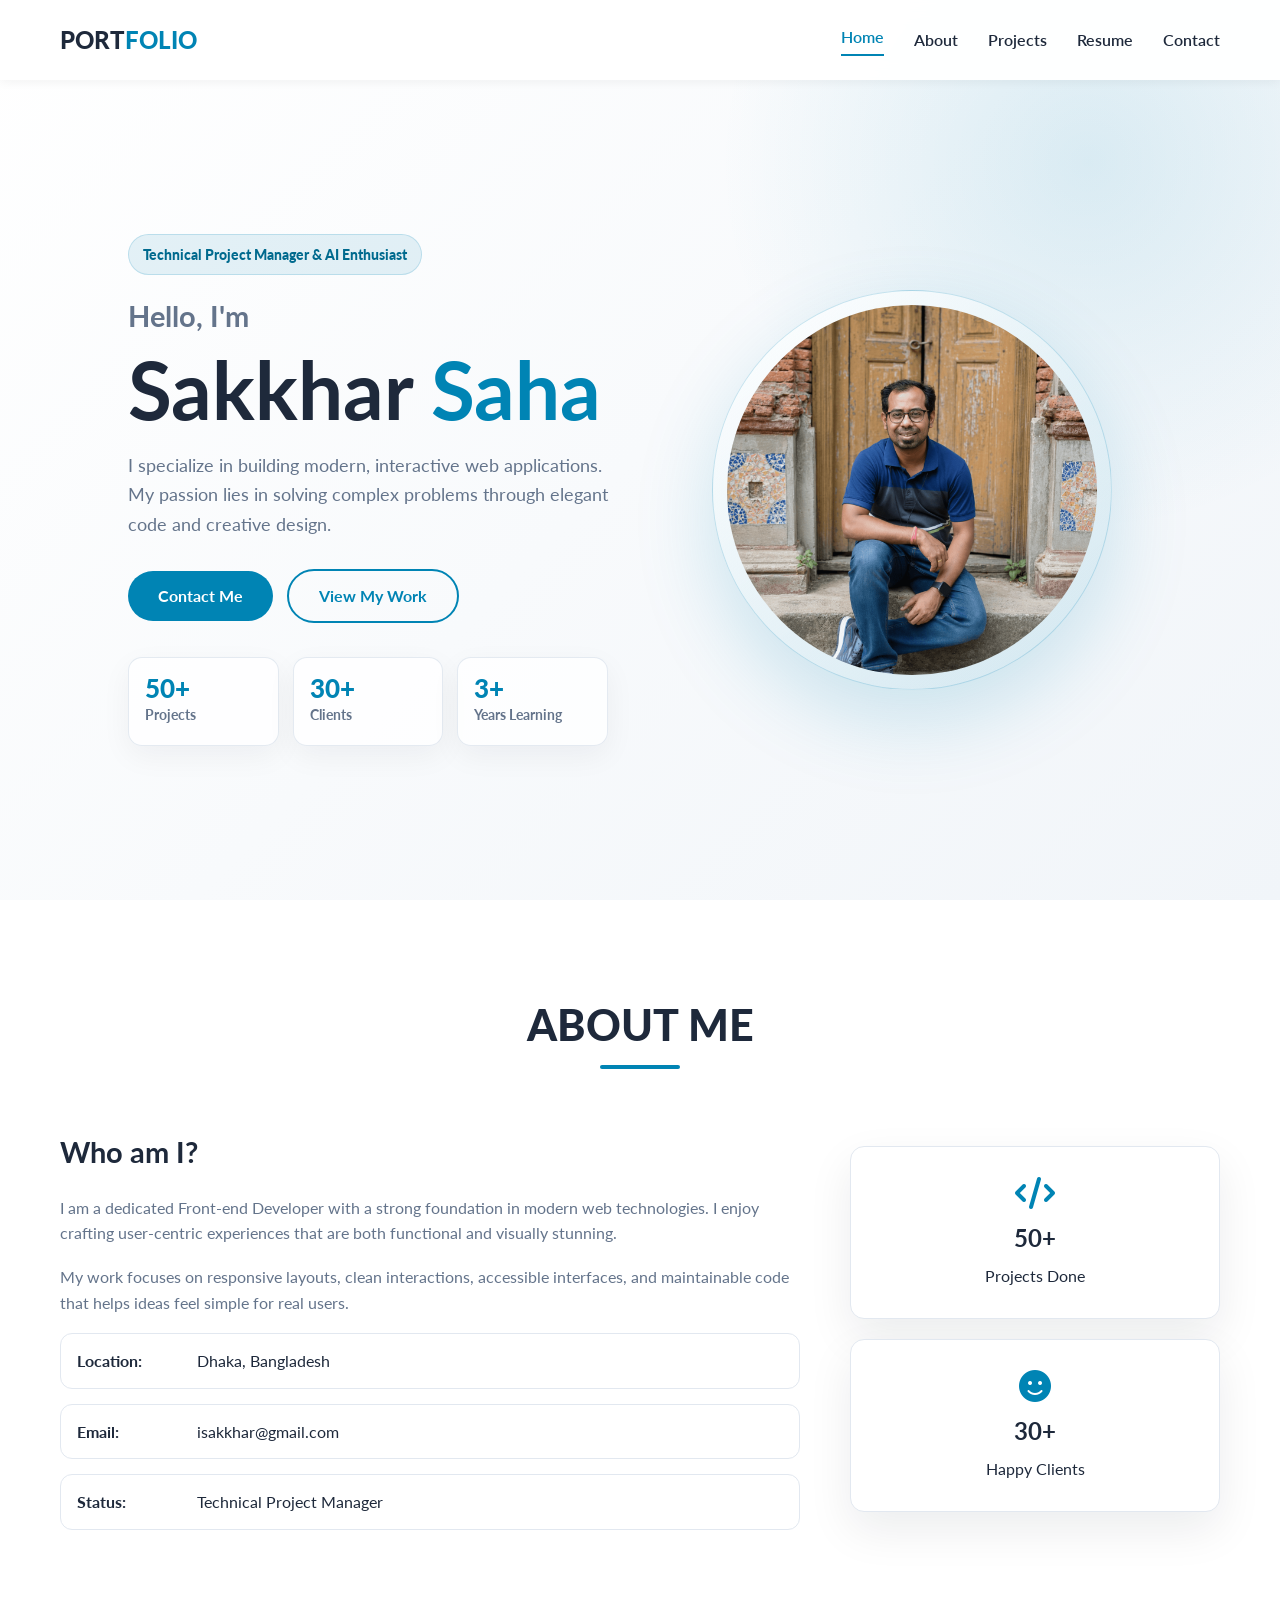
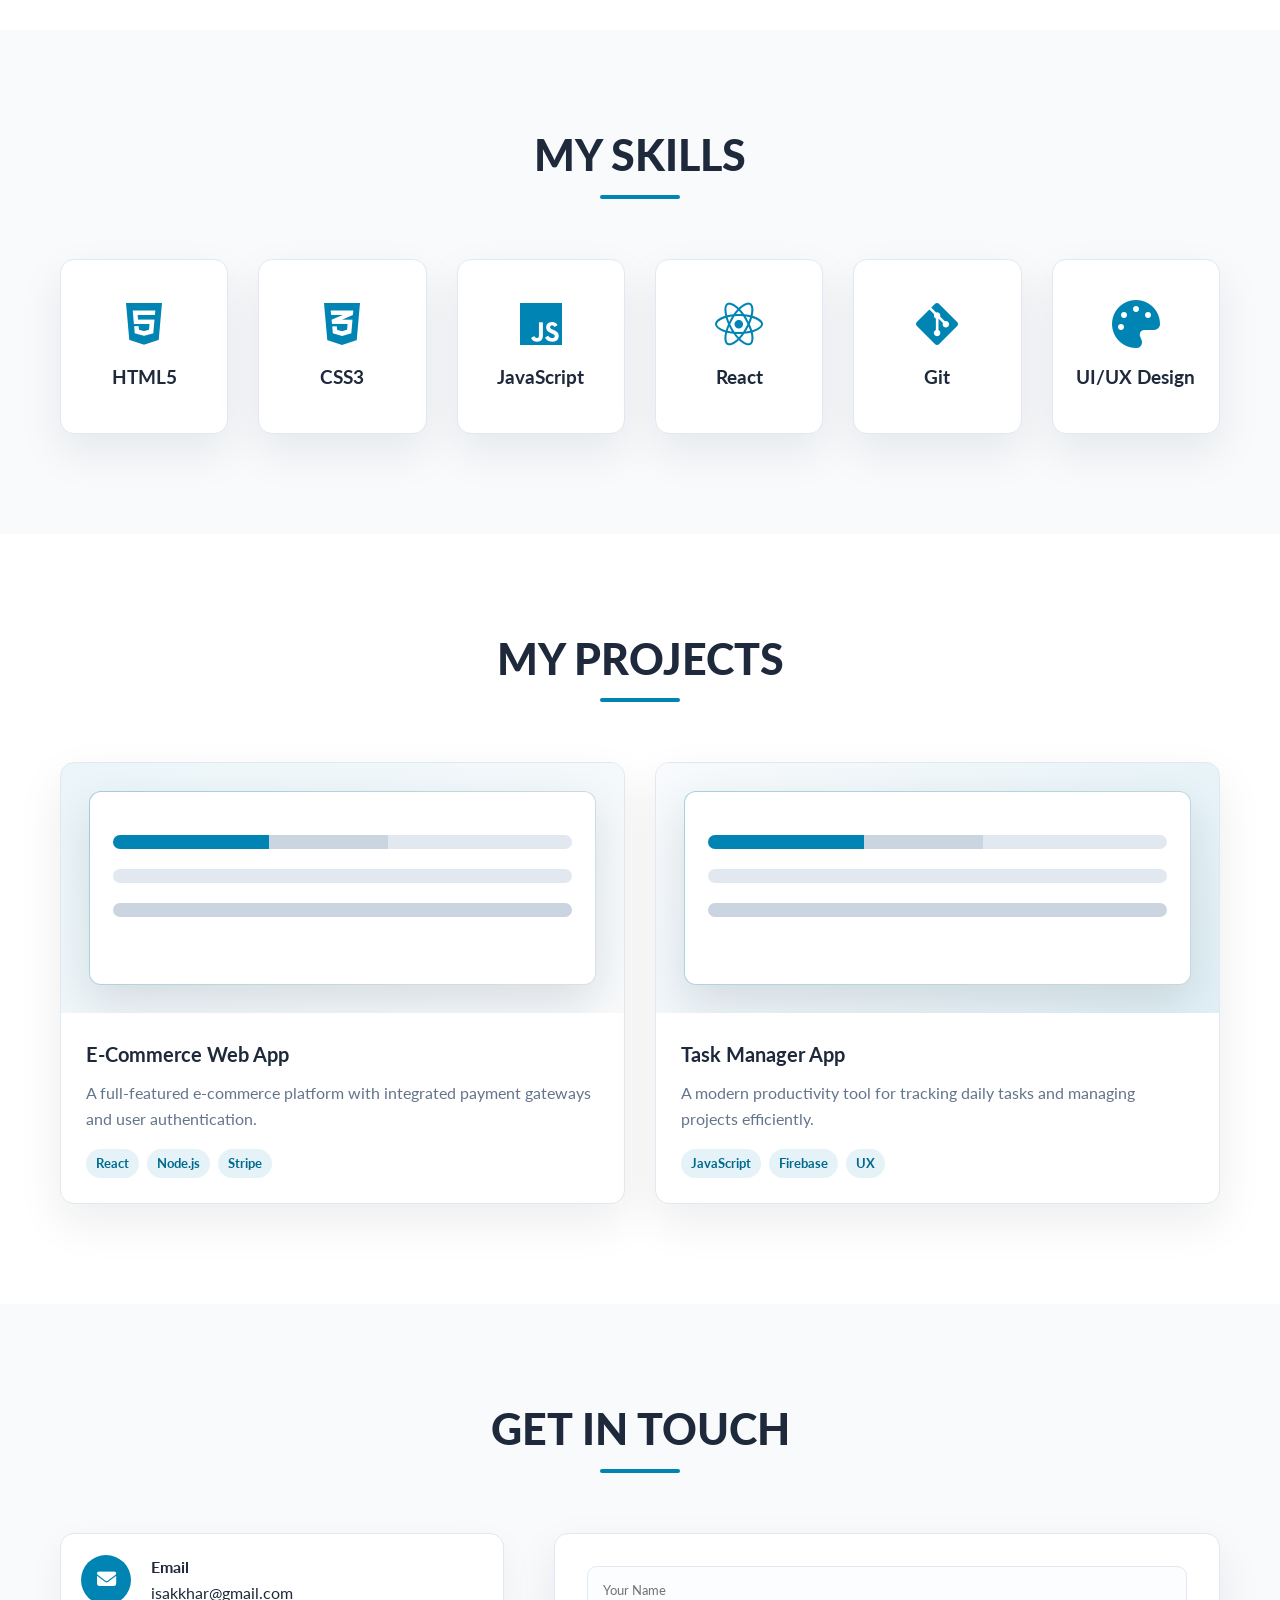
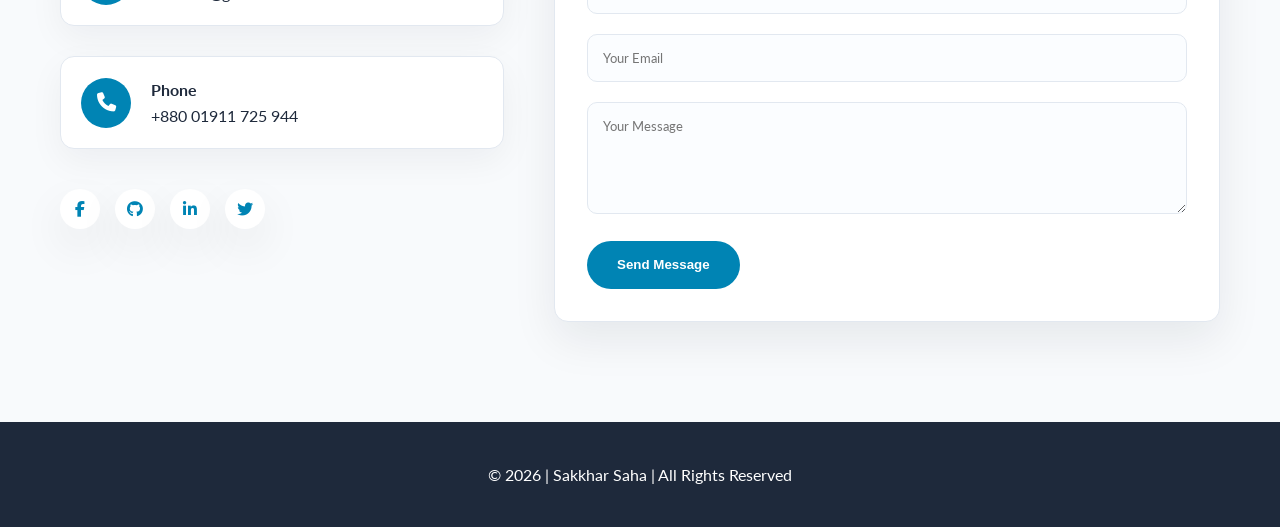
<file: index.html>
<!DOCTYPE html>
<html lang="en">
<head>
    <meta charset="UTF-8">
    <meta name="viewport" content="width=device-width, initial-scale=1.0">
    <title>Personal Portfolio | Creative Developer</title>
    <meta name="description" content="Welcome to my personal portfolio. Explore my skills, projects, and professional background.">
    
    <!-- Link to Google Fonts (Lato) -->
    <link rel="preconnect" href="https://fonts.googleapis.com">
    <link rel="preconnect" href="https://fonts.gstatic.com" crossorigin>
    <link href="https://fonts.googleapis.com/css2?family=Lato:wght@300;400;700;900&display=swap" rel="stylesheet">
    
    <!-- Font Awesome for Icons -->
    <link rel="stylesheet" href="https://cdnjs.cloudflare.com/ajax/libs/font-awesome/6.4.0/css/all.min.css">
    
    <!-- Custom Style -->
    <link rel="stylesheet" href="style.css">
</head>
<body>

    <!-- Header / Navbar -->
    <header id="header"></header>

    <!-- Hero Section -->
    <section id="home" class="hero">
        <div class="container hero-content">
            <div class="hero-text">
                <span class="eyebrow animate-up">Technical Project Manager & AI Enthusiast</span>
                <h2 class="animate-up">Hello, I'm</h2>
                <h1 class="animate-up delay-1">Sakkhar <span class="highlight">Saha</span></h1>
                <p class="animate-up delay-2">I specialize in building modern, interactive web applications. My passion lies in solving complex problems through elegant code and creative design.</p>
                <div class="hero-btns animate-up delay-3">
                    <a href="#contact" class="btn primary-btn">Contact Me</a>
                    <a href="#projects" class="btn secondary-btn">View My Work</a>
                </div>
                <div class="hero-metrics animate-up delay-3" aria-label="Portfolio highlights">
                    <div>
                        <strong>50+</strong>
                        <span>Projects</span>
                    </div>
                    <div>
                        <strong>30+</strong>
                        <span>Clients</span>
                    </div>
                    <div>
                        <strong>3+</strong>
                        <span>Years Learning</span>
                    </div>
                </div>
            </div>
            <div class="hero-image animate-fade-in">
                <div class="image-wrapper">
                    <img id="avatar" src="assets/sakkhar.png" alt="Profile Image">
                </div>
            </div>
        </div>
    </section>

    <!-- About Section -->
    <section id="about" class="about section-padding">
        <div class="container">
            <div class="section-title">
                <h2>About Me</h2>
                <div class="underline"></div>
            </div>
            <div class="about-grid">
                <div class="about-info">
                    <h3>Who am I?</h3>
                    <p>I am a dedicated Front-end Developer with a strong foundation in modern web technologies. I enjoy crafting user-centric experiences that are both functional and visually stunning.</p>
                    <p>My work focuses on responsive layouts, clean interactions, accessible interfaces, and maintainable code that helps ideas feel simple for real users.</p>
                    <div class="personal-details">
                        <div class="detail-item">
                            <span class="label">Location:</span>
                            <span class="value">Dhaka, Bangladesh</span>
                        </div>
                        <div class="detail-item">
                            <span class="label">Email:</span>
                            <span class="value">isakkhar@gmail.com</span>
                        </div>
                        <div class="detail-item">
                            <span class="label">Status:</span>
                            <span class="value">Technical Project Manager</span>
                        </div>
                    </div>
                </div>
                <div class="about-stats">
                    <div class="stat-card">
                        <i class="fas fa-code"></i>
                        <h4>50+</h4>
                        <p>Projects Done</p>
                    </div>
                    <div class="stat-card">
                        <i class="fas fa-smile"></i>
                        <h4>30+</h4>
                        <p>Happy Clients</p>
                    </div>
                </div>
            </div>
        </div>
    </section>

    <!-- Skills Section -->
    <section id="skills" class="skills section-padding secondary-bg">
        <div class="container">
            <div class="section-title">
                <h2>My Skills</h2>
                <div class="underline"></div>
            </div>
            <div class="skills-grid">
                <div class="skill-card">
                    <i class="fab fa-html5"></i>
                    <h3>HTML5</h3>
                </div>
                <div class="skill-card">
                    <i class="fab fa-css3-alt"></i>
                    <h3>CSS3</h3>
                </div>
                <div class="skill-card">
                    <i class="fab fa-js"></i>
                    <h3>JavaScript</h3>
                </div>
                <div class="skill-card">
                    <i class="fab fa-react"></i>
                    <h3>React</h3>
                </div>
                <div class="skill-card">
                    <i class="fab fa-git-alt"></i>
                    <h3>Git</h3>
                </div>
                <div class="skill-card">
                    <i class="fas fa-palette"></i>
                    <h3>UI/UX Design</h3>
                </div>
            </div>
        </div>
    </section>

    <!-- Projects Section -->
    <section id="projects" class="projects section-padding">
        <div class="container">
            <div class="section-title">
                <h2>My Projects</h2>
                <div class="underline"></div>
            </div>
            <div class="projects-grid">
                <!-- Project 1 -->
                <div class="project-card">
                    <div class="project-img project-commerce">
                        <div class="overlay">
                            <a href="#"><i class="fas fa-link"></i></a>
                        </div>
                    </div>
                    <div class="project-info">
                        <h3>E-Commerce Web App</h3>
                        <p>A full-featured e-commerce platform with integrated payment gateways and user authentication.</p>
                        <div class="tags">
                            <span>React</span>
                            <span>Node.js</span>
                            <span>Stripe</span>
                        </div>
                    </div>
                </div>
                <!-- Project 2 -->
                <div class="project-card">
                    <div class="project-img project-task">
                        <div class="overlay">
                            <a href="#"><i class="fas fa-link"></i></a>
                        </div>
                    </div>
                    <div class="project-info">
                        <h3>Task Manager App</h3>
                        <p>A modern productivity tool for tracking daily tasks and managing projects efficiently.</p>
                        <div class="tags">
                            <span>JavaScript</span>
                            <span>Firebase</span>
                            <span>UX</span>
                        </div>
                    </div>
                </div>
            </div>
        </div>
    </section>

    <!-- Contact Section -->
    <section id="contact" class="contact section-padding secondary-bg">
        <div class="container">
            <div class="section-title">
                <h2>Get In Touch</h2>
                <div class="underline"></div>
            </div>
            <div class="contact-content">
                <div class="contact-info">
                    <div class="contact-item">
                        <i class="fas fa-envelope"></i>
                        <div>
                            <h4>Email</h4>
                            <p>isakkhar@gmail.com</p>
                        </div>
                    </div>
                    <div class="contact-item">
                        <i class="fas fa-phone"></i>
                        <div>
                            <h4>Phone</h4>
                            <p>+880 01911 725 944</p>
                        </div>
                    </div>
                    <div class="social-links">
                        <a href="https://www.facebook.com/isakkhar" target="_blank"><i class="fab fa-facebook-f"></i></a>
                        <a href="https://github.com/isakkhar/" target="_blank"><i class="fab fa-github"></i></a>
                        <a href="https://www.linkedin.com/in/isakkhar" target="_blank"><i class="fab fa-linkedin-in"></i></a>
                        <a href="https://twitter.com/isakkhar" target="_blank"><i class="fab fa-twitter"></i></a>
                    </div>
                </div>
                <form class="contact-form">
                    <div class="form-group">
                        <input type="text" placeholder="Your Name" aria-label="Your Name" required>
                    </div>
                    <div class="form-group">
                        <input type="email" placeholder="Your Email" aria-label="Your Email" required>
                    </div>
                    <div class="form-group">
                        <textarea rows="5" placeholder="Your Message" aria-label="Your Message" required></textarea>
                    </div>
                    <button type="submit" class="btn primary-btn">Send Message</button>
                </form>
            </div>
        </div>
    </section>

    <!-- Footer -->
    <footer id="footer"></footer>

    <script src="components.js"></script>
    <script src="script.js"></script>
</body>
</html>
</file>
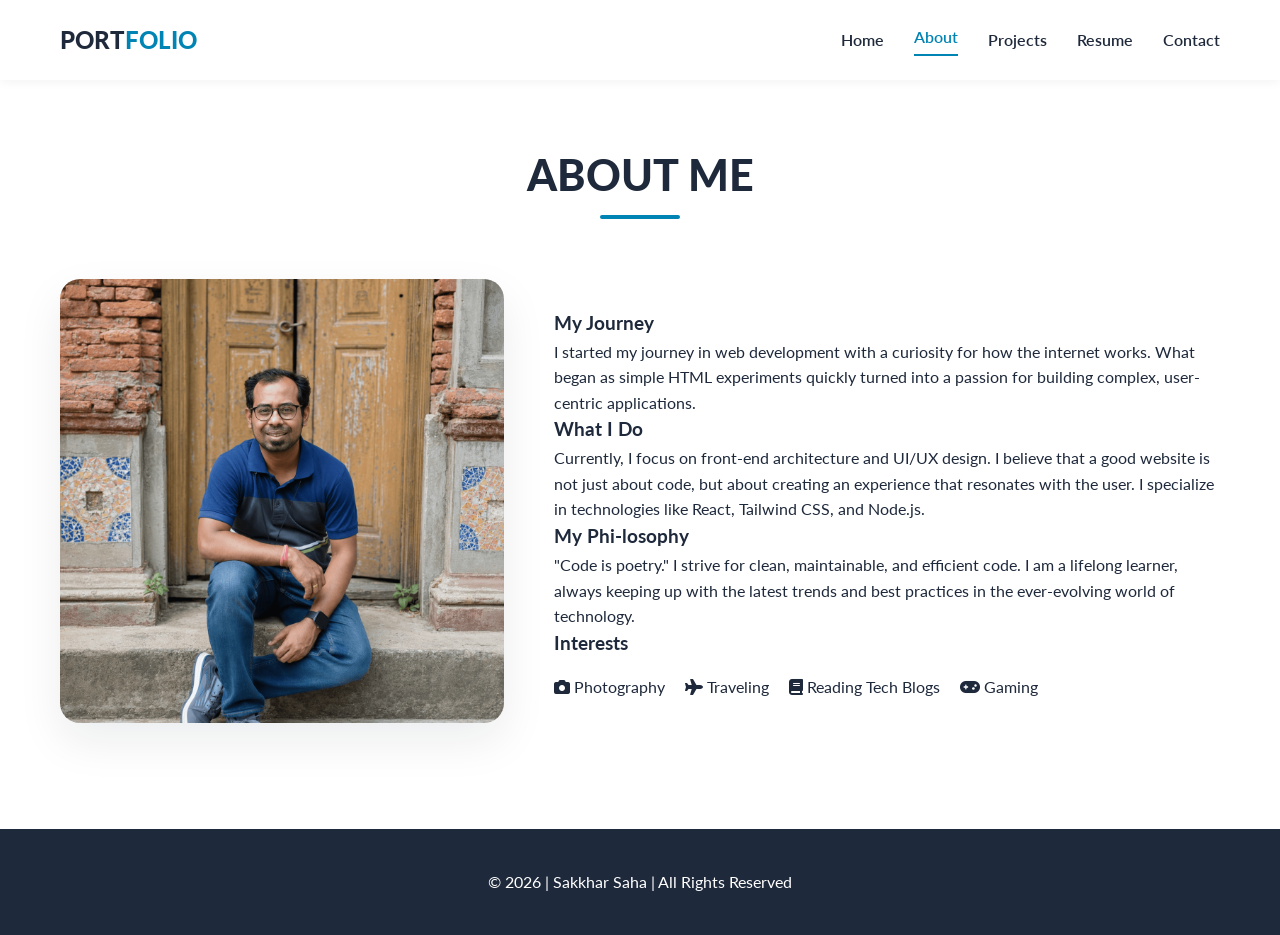
<file: about.html>
<!DOCTYPE html>
<html lang="en">
<head>
    <meta charset="UTF-8">
    <meta name="viewport" content="width=device-width, initial-scale=1.0">
    <title>About Me | Personal Portfolio</title>
    <!-- Link to Google Fonts (Lato) -->
    <link rel="preconnect" href="https://fonts.googleapis.com">
    <link rel="preconnect" href="https://fonts.gstatic.com" crossorigin>
    <link href="https://fonts.googleapis.com/css2?family=Lato:wght@300;400;700;900&display=swap" rel="stylesheet">
    <!-- Font Awesome for Icons -->
    <link rel="stylesheet" href="https://cdnjs.cloudflare.com/ajax/libs/font-awesome/6.4.0/css/all.min.css">
    <!-- Custom Style -->
    <link rel="stylesheet" href="style.css">
</head>
<body>

    <header id="header"></header>

    <section class="about-page section-padding">
        <div class="container">
            <div class="section-title">
                <h2>About Me</h2>
                <div class="underline"></div>
            </div>
            
            <div class="about-extended">
                <div class="about-image animate-fade-in">
                    <img src="assets/sakkhar.png" alt="Profile Image" style="width: 100%; border-radius: 20px; box-shadow: var(--shadow);">
                </div>
                <div class="about-text-content">
                    <h3 class="animate-up">My Journey</h3>
                    <p class="animate-up delay-1">I started my journey in web development with a curiosity for how the internet works. What began as simple HTML experiments quickly turned into a passion for building complex, user-centric applications.</p>
                    
                    <h3 class="animate-up delay-1">What I Do</h3>
                    <p class="animate-up delay-2">Currently, I focus on front-end architecture and UI/UX design. I believe that a good website is not just about code, but about creating an experience that resonates with the user. I specialize in technologies like React, Tailwind CSS, and Node.js.</p>
                    
                    <h3 class="animate-up delay-2">My Phi-losophy</h3>
                    <p class="animate-up delay-3">"Code is poetry." I strive for clean, maintainable, and efficient code. I am a lifelong learner, always keeping up with the latest trends and best practices in the ever-evolving world of technology.</p>
                    
                    <div class="interests animate-up delay-3">
                        <h3>Interests</h3>
                        <ul style="list-style: none; display: flex; gap: 20px; margin-top: 15px;">
                            <li><i class="fas fa-camera"></i> Photography</li>
                            <li><i class="fas fa-plane"></i> Traveling</li>
                            <li><i class="fas fa-book"></i> Reading Tech Blogs</li>
                            <li><i class="fas fa-gamepad"></i> Gaming</li>
                        </ul>
                    </div>
                </div>
            </div>
        </div>
    </section>

    <footer id="footer"></footer>

    <script src="components.js"></script>
    <script src="script.js"></script>
</body>
</html>
</file>
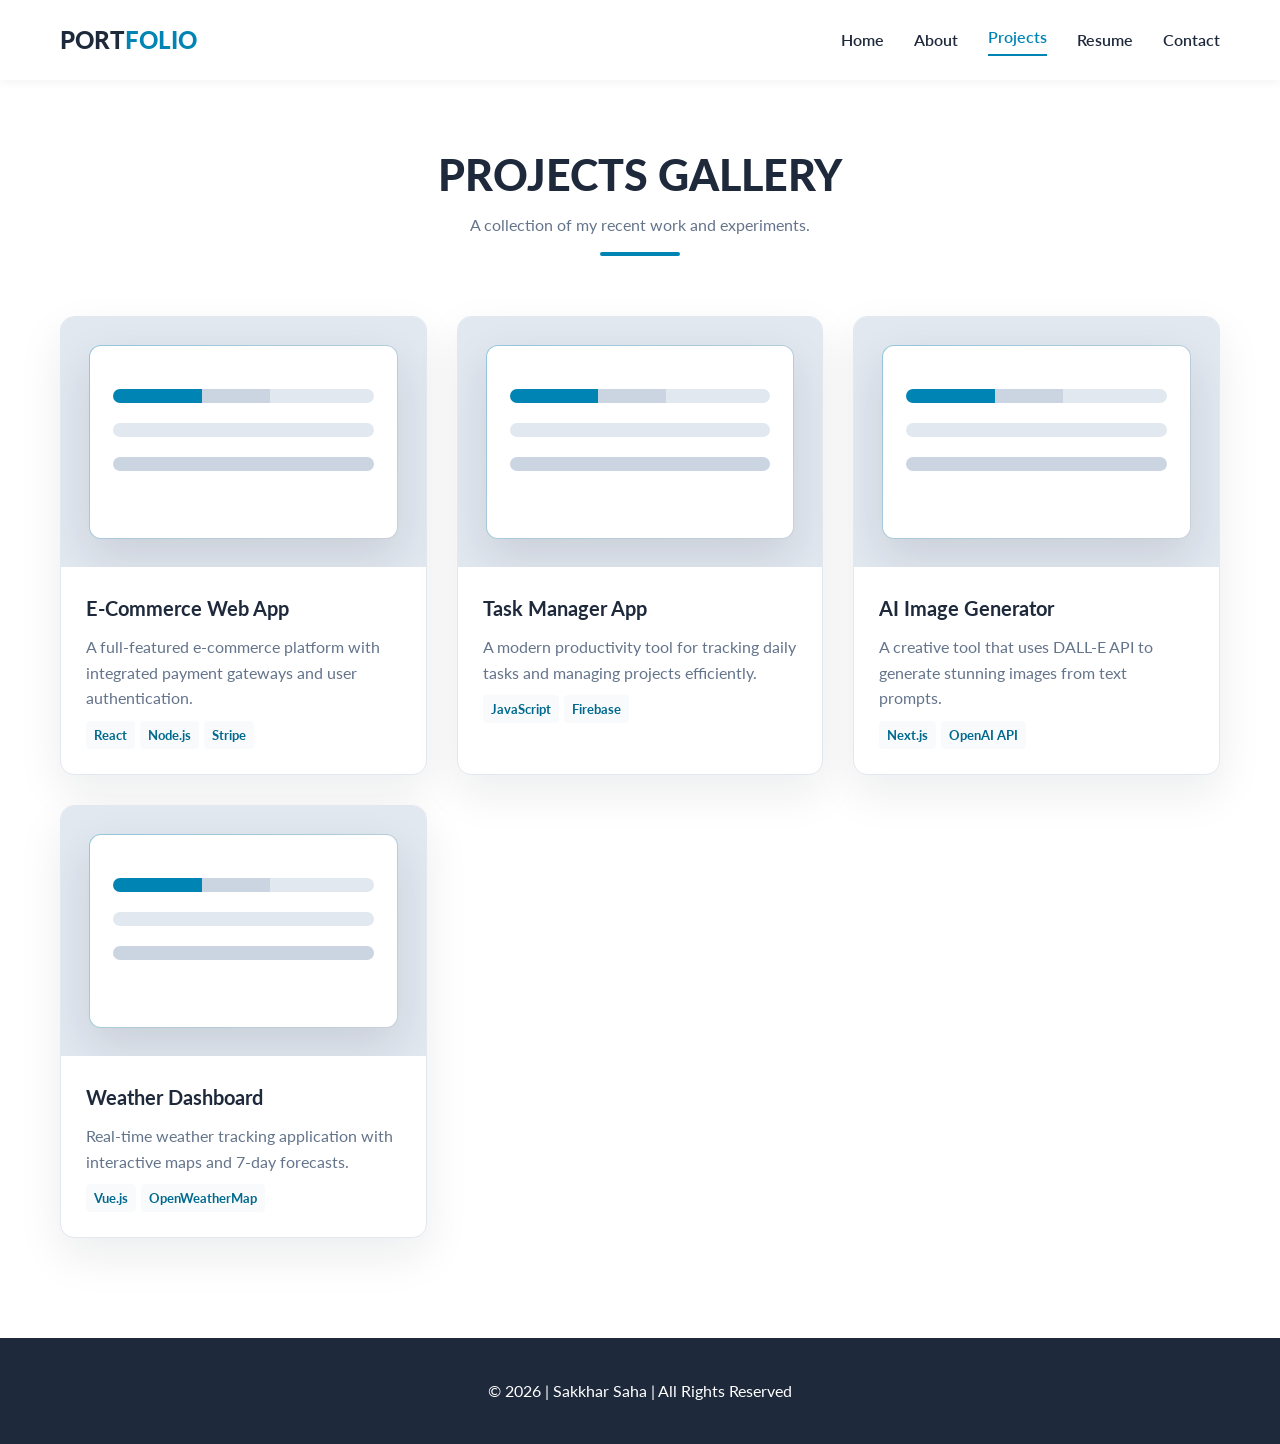
<file: projects.html>
<!DOCTYPE html>
<html lang="en">
<head>
    <meta charset="UTF-8">
    <meta name="viewport" content="width=device-width, initial-scale=1.0">
    <title>My Projects | Portfolio</title>
    <!-- Link to Google Fonts (Lato) -->
    <link rel="preconnect" href="https://fonts.googleapis.com">
    <link rel="preconnect" href="https://fonts.gstatic.com" crossorigin>
    <link href="https://fonts.googleapis.com/css2?family=Lato:wght@300;400;700;900&display=swap" rel="stylesheet">
    <!-- Font Awesome for Icons -->
    <link rel="stylesheet" href="https://cdnjs.cloudflare.com/ajax/libs/font-awesome/6.4.0/css/all.min.css">
    <!-- Custom Style -->
    <link rel="stylesheet" href="style.css">
</head>
<body>

    <header id="header"></header>

    <section class="projects-page section-padding">
        <div class="container">
            <div class="section-title">
                <h2>Projects Gallery</h2>
                <p>A collection of my recent work and experiments.</p>
                <div class="underline"></div>
            </div>
            
            <div class="projects-grid">
                <!-- Project 1 -->
                <div class="project-card animate-up">
                    <div class="project-img">
                        <div class="overlay">
                            <a href="#"><i class="fas fa-link"></i></a>
                        </div>
                    </div>
                    <div class="project-info">
                        <h3>E-Commerce Web App</h3>
                        <p>A full-featured e-commerce platform with integrated payment gateways and user authentication.</p>
                        <div class="tags" style="margin-top: 10px; display: flex; gap: 5px; flex-wrap: wrap;">
                            <span style="background: var(--secondary-bg); padding: 2px 8px; border-radius: 4px; font-size: 0.8rem;">React</span>
                            <span style="background: var(--secondary-bg); padding: 2px 8px; border-radius: 4px; font-size: 0.8rem;">Node.js</span>
                            <span style="background: var(--secondary-bg); padding: 2px 8px; border-radius: 4px; font-size: 0.8rem;">Stripe</span>
                        </div>
                    </div>
                </div>
                <!-- Project 2 -->
                <div class="project-card animate-up delay-1">
                    <div class="project-img">
                        <div class="overlay">
                            <a href="#"><i class="fas fa-link"></i></a>
                        </div>
                    </div>
                    <div class="project-info">
                        <h3>Task Manager App</h3>
                        <p>A modern productivity tool for tracking daily tasks and managing projects efficiently.</p>
                        <div class="tags" style="margin-top: 10px; display: flex; gap: 5px; flex-wrap: wrap;">
                            <span style="background: var(--secondary-bg); padding: 2px 8px; border-radius: 4px; font-size: 0.8rem;">JavaScript</span>
                            <span style="background: var(--secondary-bg); padding: 2px 8px; border-radius: 4px; font-size: 0.8rem;">Firebase</span>
                        </div>
                    </div>
                </div>
                <!-- Project 3 -->
                <div class="project-card animate-up delay-2">
                    <div class="project-img">
                        <div class="overlay">
                            <a href="#"><i class="fas fa-link"></i></a>
                        </div>
                    </div>
                    <div class="project-info">
                        <h3>AI Image Generator</h3>
                        <p>A creative tool that uses DALL-E API to generate stunning images from text prompts.</p>
                        <div class="tags" style="margin-top: 10px; display: flex; gap: 5px; flex-wrap: wrap;">
                            <span style="background: var(--secondary-bg); padding: 2px 8px; border-radius: 4px; font-size: 0.8rem;">Next.js</span>
                            <span style="background: var(--secondary-bg); padding: 2px 8px; border-radius: 4px; font-size: 0.8rem;">OpenAI API</span>
                        </div>
                    </div>
                </div>
                <!-- Project 4 -->
                <div class="project-card animate-up delay-3">
                    <div class="project-img">
                        <div class="overlay">
                            <a href="#"><i class="fas fa-link"></i></a>
                        </div>
                    </div>
                    <div class="project-info">
                        <h3>Weather Dashboard</h3>
                        <p>Real-time weather tracking application with interactive maps and 7-day forecasts.</p>
                        <div class="tags" style="margin-top: 10px; display: flex; gap: 5px; flex-wrap: wrap;">
                            <span style="background: var(--secondary-bg); padding: 2px 8px; border-radius: 4px; font-size: 0.8rem;">Vue.js</span>
                            <span style="background: var(--secondary-bg); padding: 2px 8px; border-radius: 4px; font-size: 0.8rem;">OpenWeatherMap</span>
                        </div>
                    </div>
                </div>
            </div>
        </div>
    </section>

    <footer id="footer"></footer>

    <script src="components.js"></script>
    <script src="script.js"></script>
</body>
</html>
</file>
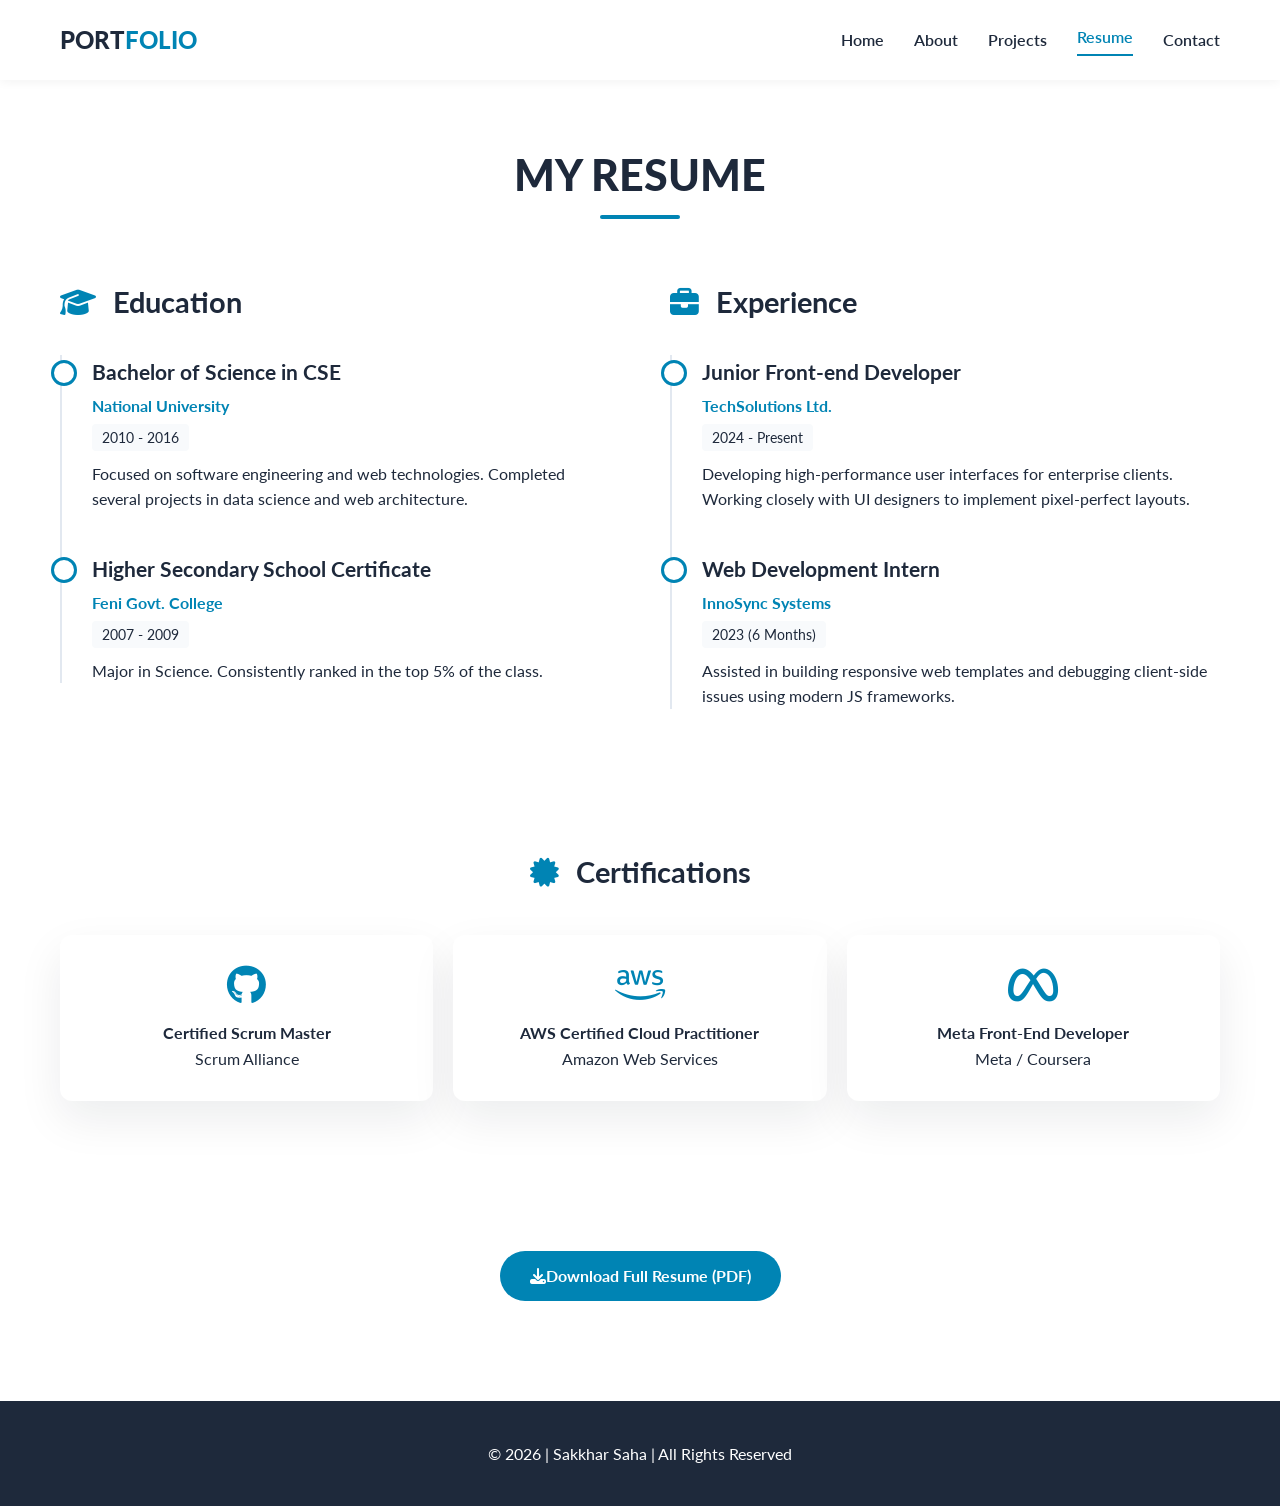
<file: resume.html>
<!DOCTYPE html>
<html lang="en">
<head>
    <meta charset="UTF-8">
    <meta name="viewport" content="width=device-width, initial-scale=1.0">
    <title>Resume | Portfolio</title>
    <!-- Link to Google Fonts (Lato) -->
    <link rel="preconnect" href="https://fonts.googleapis.com">
    <link rel="preconnect" href="https://fonts.gstatic.com" crossorigin>
    <link href="https://fonts.googleapis.com/css2?family=Lato:wght@300;400;700;900&display=swap" rel="stylesheet">
    <!-- Font Awesome for Icons -->
    <link rel="stylesheet" href="https://cdnjs.cloudflare.com/ajax/libs/font-awesome/6.4.0/css/all.min.css">
    <!-- Custom Style -->
    <link rel="stylesheet" href="style.css">
</head>
<body>

    <header id="header"></header>

    <section class="resume-page section-padding">
        <div class="container">
            <div class="section-title">
                <h2>My Resume</h2>
                <div class="underline"></div>
            </div>
            
            <div class="resume-grid">
                <!-- Education -->
                <div class="resume-column">
                    <h3 class="column-title"><i class="fas fa-graduation-cap"></i> Education</h3>
                    <div class="timeline">
                        <div class="timeline-item animate-up">
                            <h4>Bachelor of Science in CSE</h4>
                            <p class="university">National University</p>
                            <span class="period">2010 - 2016</span>
                            <p class="description">Focused on software engineering and web technologies. Completed several projects in data science and web architecture.</p>
                        </div>
                        <div class="timeline-item animate-up delay-1">
                            <h4>Higher Secondary School Certificate</h4>
                            <p class="university">Feni Govt. College</p>
                            <span class="period">2007 - 2009</span>
                            <p class="description">Major in Science. Consistently ranked in the top 5% of the class.</p>
                        </div>
                    </div>
                </div>

                <!-- Experience -->
                <div class="resume-column">
                    <h3 class="column-title"><i class="fas fa-briefcase"></i> Experience</h3>
                    <div class="timeline">
                        <div class="timeline-item animate-up delay-2">
                            <h4>Junior Front-end Developer</h4>
                            <p class="university">TechSolutions Ltd.</p>
                            <span class="period">2024 - Present</span>
                            <p class="description">Developing high-performance user interfaces for enterprise clients. Working closely with UI designers to implement pixel-perfect layouts.</p>
                        </div>
                        <div class="timeline-item animate-up delay-3">
                            <h4>Web Development Intern</h4>
                            <p class="university">InnoSync Systems</p>
                            <span class="period">2023 (6 Months)</span>
                            <p class="description">Assisted in building responsive web templates and debugging client-side issues using modern JS frameworks.</p>
                        </div>
                    </div>
                </div>
            </div>

            <!-- Certifications -->
            <div class="certifications section-padding">
                <h3 class="column-title" style="text-align: center; margin-bottom: 40px;"><i class="fas fa-certificate"></i> Certifications</h3>
                <div class="cert-grid">
                    <div class="cert-card animate-up">
                        <i class="fab fa-github"></i>
                        <h4>Certified Scrum Master</h4>
                        <p>Scrum Alliance</p>
                    </div>
                    <div class="cert-card animate-up delay-1">
                        <i class="fab fa-aws"></i>
                        <h4>AWS Certified Cloud Practitioner</h4>
                        <p>Amazon Web Services</p>
                    </div>
                    <div class="cert-card animate-up delay-2">
                        <i class="fab fa-meta"></i>
                        <h4>Meta Front-End Developer</h4>
                        <p>Meta / Coursera</p>
                    </div>
                </div>
            </div>
            
            <div style="text-align: center; margin-top: 50px;">
                <a href="#" class="btn primary-btn"><i class="fas fa-download"></i> Download Full Resume (PDF)</a>
            </div>
        </div>
    </section>

    <footer id="footer"></footer>

    <script src="components.js"></script>
    <script src="script.js"></script>
</body>
</html>
</file>
<file: style.css>
:root {
    --primary-color: #0084B4;
    --primary-hover: #006a8e;
    --primary-soft: rgba(0, 132, 180, 0.1);
    --secondary-bg: #f8fafc;
    --text-dark: #1e293b;
    --text-muted: #64748b;
    --white: #ffffff;
    --border-color: #e2e8f0;
    --shadow: 0 18px 45px rgba(15, 23, 42, 0.08);
    --shadow-hover: 0 24px 60px rgba(15, 23, 42, 0.12);
    --radius: 14px;
    --font-main: 'Lato', sans-serif;
}

* {
    margin: 0;
    padding: 0;
    box-sizing: border-box;
}

html {
    scroll-behavior: smooth;
}

body {
    font-family: var(--font-main);
    color: var(--text-dark);
    line-height: 1.6;
    overflow-x: hidden;
    background-color: var(--white);
}

body.menu-open {
    overflow: hidden;
}

a,
button,
input,
textarea {
    -webkit-tap-highlight-color: transparent;
}

a:focus-visible,
button:focus-visible,
input:focus-visible,
textarea:focus-visible {
    outline: 3px solid rgba(0, 132, 180, 0.25);
    outline-offset: 3px;
}

.container {
    max-width: 1200px;
    margin: 0 auto;
    padding: 0 20px;
}

/* Sections */
.section-padding {
    padding: 100px 0;
}

.about-page,
.projects-page,
.resume-page {
    padding-top: 150px;
}

.secondary-bg {
    background-color: var(--secondary-bg);
}

.section-title {
    text-align: center;
    margin-bottom: 60px;
}

.section-title h2 {
    font-size: clamp(2rem, 4vw, 2.7rem);
    font-weight: 900;
    text-transform: uppercase;
    letter-spacing: 0;
    line-height: 1.15;
}

.section-title p {
    max-width: 620px;
    margin: 12px auto 0;
    color: var(--text-muted);
}

.underline {
    width: 80px;
    height: 4px;
    background-color: var(--primary-color);
    margin: 15px auto 0;
    border-radius: 2px;
}

/* Buttons */
.btn {
    display: inline-flex;
    align-items: center;
    justify-content: center;
    padding: 12px 30px;
    border-radius: 50px;
    text-decoration: none;
    font-weight: 700;
    transition: all 0.3s ease;
    cursor: pointer;
    border: none;
    min-height: 48px;
}

.primary-btn {
    background-color: var(--primary-color);
    color: var(--white);
}

.primary-btn:hover {
    background-color: var(--primary-hover);
    transform: translateY(-3px);
    box-shadow: 0 5px 15px rgba(0, 132, 180, 0.4);
}

.secondary-btn {
    background-color: transparent;
    border: 2px solid var(--primary-color);
    color: var(--primary-color);
    margin-left: 15px;
}

.secondary-btn:hover {
    background-color: var(--primary-color);
    color: var(--white);
    transform: translateY(-3px);
}

/* Header */
header {
    width: 100%;
    height: 80px;
    position: fixed;
    top: 0;
    left: 0;
    z-index: 1000;
    background-color: rgba(255, 255, 255, 0.95);
    backdrop-filter: blur(10px);
    display: flex;
    align-items: center;
    box-shadow: 0 2px 10px rgba(0, 0, 0, 0.05);
    transition: height 0.3s ease, box-shadow 0.3s ease;
}

header.scrolled {
    height: 68px;
    box-shadow: 0 14px 35px rgba(15, 23, 42, 0.08);
}

nav {
    display: flex;
    justify-content: space-between;
    align-items: center;
    width: 100%;
}

.logo {
    font-size: 1.5rem;
    font-weight: 900;
    color: var(--text-dark);
    letter-spacing: 0;
}

.logo span {
    color: var(--primary-color);
}

.nav-links {
    display: flex;
    list-style: none;
    align-items: center;
}

.nav-links li {
    margin-left: 30px;
}

.nav-links a {
    text-decoration: none;
    color: var(--text-dark);
    font-weight: 600;
    transition: color 0.3s;
    position: relative;
    padding: 8px 0;
}

.nav-links a:hover,
.nav-links a.active-link {
    color: var(--primary-color);
}

.menu-btn {
    display: none;
    font-size: 1.5rem;
    cursor: pointer;
    width: 44px;
    height: 44px;
    border: 1px solid var(--border-color);
    border-radius: 50%;
    background-color: var(--white);
    color: var(--text-dark);
    align-items: center;
    justify-content: center;
}

/* Hero Section */
.hero {
    min-height: 100vh;
    display: flex;
    align-items: center;
    background:
        radial-gradient(circle at 85% 18%, rgba(0, 132, 180, 0.12), transparent 28%),
        linear-gradient(135deg, #ffffff 0%, #f1f5f9 100%);
    padding-top: 80px;
    position: relative;
    overflow: hidden;
}

.hero-content {
    display: flex;
    justify-content: space-between;
    align-items: center;
    gap: 64px;
}

.hero-text {
    flex: 1;
    max-width: 620px;
}

.eyebrow {
    display: inline-flex;
    align-items: center;
    width: fit-content;
    padding: 8px 14px;
    margin-bottom: 18px;
    border: 1px solid rgba(0, 132, 180, 0.18);
    border-radius: 999px;
    background-color: var(--primary-soft);
    color: var(--primary-hover);
    font-size: 0.9rem;
    font-weight: 900;
}

.hero-text h2 {
    font-size: 1.8rem;
    color: var(--text-muted);
    font-weight: 700;
}

.hero-text h1 {
    font-size: clamp(3rem, 7vw, 5rem);
    margin: 10px 0 20px;
    line-height: 1.02;
    letter-spacing: 0;
}

.hero-text .highlight {
    color: var(--primary-color);
}

.hero-text p {
    font-size: 1.15rem;
    color: var(--text-muted);
    margin-bottom: 30px;
    max-width: 560px;
}

.hero-btns {
    display: flex;
    align-items: center;
    flex-wrap: wrap;
    gap: 14px;
}

.hero-btns .secondary-btn {
    margin-left: 0;
}

.hero-metrics {
    display: grid;
    grid-template-columns: repeat(3, minmax(0, 1fr));
    gap: 14px;
    max-width: 520px;
    margin-top: 34px;
}

.hero-metrics div {
    padding: 18px 16px;
    border: 1px solid rgba(226, 232, 240, 0.9);
    border-radius: var(--radius);
    background-color: rgba(255, 255, 255, 0.78);
    box-shadow: 0 10px 30px rgba(15, 23, 42, 0.05);
}

.hero-metrics strong {
    display: block;
    color: var(--primary-color);
    font-size: 1.6rem;
    font-weight: 900;
    line-height: 1;
}

.hero-metrics span {
    color: var(--text-muted);
    font-size: 0.9rem;
    font-weight: 700;
}

.hero-image {
    flex: 1;
    display: flex;
    justify-content: center;
}

.image-wrapper {
    position: relative;
    width: min(400px, 80vw);
    height: min(400px, 80vw);
    border-radius: 50%;
    padding: 14px;
    border: 1px solid rgba(0, 132, 180, 0.2);
    background: linear-gradient(145deg, var(--white), rgba(0, 132, 180, 0.14));
    box-shadow: 0 30px 80px rgba(0, 132, 180, 0.18);
    overflow: hidden;
}

.image-wrapper::before {
    content: '';
    position: absolute;
    inset: 28px;
    border: 2px dashed rgba(0, 132, 180, 0.32);
    border-radius: 50%;
    pointer-events: none;
    z-index: 1;
}

.image-wrapper img {
    width: 100%;
    height: 100%;
    object-fit: cover;
    border-radius: 50%;
    position: relative;
    z-index: 2;
}

/* About Section */
.about-grid {
    display: grid;
    grid-template-columns: 2fr 1fr;
    gap: 50px;
    align-items: center;
}

.about-info h3 {
    font-size: 1.8rem;
    margin-bottom: 20px;
}

.about-info p {
    color: var(--text-muted);
    margin-bottom: 18px;
}

.personal-details {
    display: grid;
    grid-template-columns: 1fr;
    gap: 15px;
}

.detail-item {
    display: flex;
    align-items: center;
    padding: 14px 16px;
    border: 1px solid var(--border-color);
    border-radius: 12px;
    background-color: var(--white);
}

.label {
    font-weight: 700;
    width: 120px;
    color: var(--text-dark);
}

.about-stats {
    display: flex;
    flex-direction: column;
    gap: 20px;
}

/* Resume Page Styles */
.resume-grid {
    display: grid;
    grid-template-columns: 1fr 1fr;
    gap: 60px;
}

.column-title {
    font-size: 1.8rem;
    margin-bottom: 30px;
    color: var(--text-dark);
}

.column-title i {
    color: var(--primary-color);
    margin-right: 10px;
}

.timeline {
    border-left: 2px solid var(--border-color);
    padding-left: 30px;
    position: relative;
}

.timeline-item {
    margin-bottom: 40px;
    position: relative;
}

.timeline-item::before {
    content: '';
    position: absolute;
    left: -41px;
    top: 5px;
    width: 20px;
    height: 20px;
    background-color: var(--white);
    border: 3px solid var(--primary-color);
    border-radius: 50%;
}

.timeline-item h4 {
    font-size: 1.3rem;
    margin-bottom: 5px;
}

.university {
    font-weight: 700;
    color: var(--primary-color);
    margin-bottom: 5px;
}

.period {
    display: inline-block;
    padding: 2px 10px;
    background-color: var(--secondary-bg);
    border-radius: 4px;
    font-size: 0.9rem;
    margin-bottom: 10px;
}

.cert-grid {
    display: grid;
    grid-template-columns: repeat(auto-fit, minmax(250px, 1fr));
    gap: 20px;
}

.cert-card {
    background-color: var(--white);
    padding: 30px;
    border-radius: 12px;
    text-align: center;
    box-shadow: var(--shadow);
    transition: transform 0.3s;
}

.cert-card:hover {
    transform: translateY(-5px);
}

.cert-card i {
    font-size: 2.5rem;
    color: var(--primary-color);
    margin-bottom: 15px;
}

.about-extended {
    display: grid;
    grid-template-columns: 1fr 1.5fr;
    gap: 50px;
    align-items: center;
}

@media (max-width: 992px) {
    .resume-grid, .about-extended {
        grid-template-columns: 1fr;
    }
}

.stat-card {
    background-color: var(--white);
    padding: 30px;
    border: 1px solid var(--border-color);
    border-radius: var(--radius);
    text-align: center;
    box-shadow: var(--shadow);
    transition: transform 0.3s, box-shadow 0.3s;
}

.stat-card:hover {
    transform: translateY(-5px);
    box-shadow: var(--shadow-hover);
}

.stat-card i {
    font-size: 2rem;
    color: var(--primary-color);
    margin-bottom: 10px;
}

.stat-card h4 {
    font-size: 1.5rem;
    margin-bottom: 5px;
}

.nav-links a.active-link {
    color: var(--primary-color);
}

.nav-links a.active-link::after {
    content: '';
    display: block;
    width: 100%;
    height: 2px;
    background-color: var(--primary-color);
    margin-top: 5px;
}

/* Skills Section */
.skills-grid {
    display: grid;
    grid-template-columns: repeat(auto-fit, minmax(150px, 1fr));
    gap: 30px;
}

.skill-card {
    background-color: var(--white);
    padding: 40px 20px;
    border: 1px solid var(--border-color);
    border-radius: var(--radius);
    text-align: center;
    box-shadow: var(--shadow);
    transition: all 0.3s ease;
}

.skill-card:hover {
    background-color: var(--primary-color);
    color: var(--white);
    transform: translateY(-8px);
    box-shadow: var(--shadow-hover);
}

.skill-card i {
    font-size: 3rem;
    color: var(--primary-color);
    margin-bottom: 15px;
}

.skill-card:hover i {
    color: var(--white);
}

/* Projects Section */
.projects-grid {
    display: grid;
    grid-template-columns: repeat(auto-fit, minmax(300px, 1fr));
    gap: 30px;
}

.project-card {
    background-color: var(--white);
    border: 1px solid var(--border-color);
    border-radius: var(--radius);
    overflow: hidden;
    box-shadow: var(--shadow);
    transition: transform 0.3s ease, box-shadow 0.3s ease;
}

.project-card:hover {
    transform: translateY(-8px);
    box-shadow: var(--shadow-hover);
}

.project-img {
    height: 250px;
    background-color: #e2e8f0;
    position: relative;
    overflow: hidden;
}

.project-img::before {
    content: '';
    position: absolute;
    inset: 28px;
    border-radius: 12px;
    background:
        linear-gradient(var(--white), var(--white)) padding-box,
        linear-gradient(135deg, rgba(0, 132, 180, 0.35), rgba(30, 41, 59, 0.12)) border-box;
    border: 1px solid transparent;
    box-shadow: 0 18px 45px rgba(15, 23, 42, 0.12);
}

.project-img::after {
    content: '';
    position: absolute;
    left: 52px;
    right: 52px;
    top: 72px;
    height: 14px;
    border-radius: 999px;
    background: linear-gradient(90deg, var(--primary-color) 0 34%, #cbd5e1 34% 60%, #e2e8f0 60%);
    box-shadow: 0 34px 0 #e2e8f0, 0 68px 0 #cbd5e1;
}

.project-commerce {
    background: linear-gradient(135deg, rgba(0, 132, 180, 0.08), #f8fafc);
}

.project-task {
    background: linear-gradient(135deg, #f8fafc, rgba(0, 132, 180, 0.12));
}

.overlay {
    position: absolute;
    top: 0;
    left: 0;
    width: 100%;
    height: 100%;
    background-color: rgba(0, 132, 180, 0.8);
    display: flex;
    justify-content: center;
    align-items: center;
    opacity: 0;
    transition: opacity 0.3s;
    z-index: 3;
}

.project-card:hover .overlay {
    opacity: 1;
}

.overlay a {
    color: var(--white);
    font-size: 1.4rem;
    width: 56px;
    height: 56px;
    border-radius: 50%;
    background-color: rgba(255, 255, 255, 0.18);
    display: inline-flex;
    align-items: center;
    justify-content: center;
    text-decoration: none;
}

.project-info {
    padding: 25px;
}

.project-info h3 {
    margin-bottom: 10px;
    font-size: 1.25rem;
}

.project-info p {
    color: var(--text-muted);
}

.tags {
    display: flex;
    flex-wrap: wrap;
    gap: 8px;
    margin-top: 18px;
}

.tags span {
    display: inline-flex;
    align-items: center;
    min-height: 28px;
    padding: 4px 10px;
    border-radius: 999px;
    background-color: var(--primary-soft);
    color: var(--primary-hover);
    font-size: 0.82rem;
    font-weight: 700;
}

/* Contact Section */
.contact-content {
    display: grid;
    grid-template-columns: 1fr 1.5fr;
    gap: 50px;
    align-items: start;
}

.contact-item {
    display: flex;
    align-items: center;
    margin-bottom: 30px;
    padding: 20px;
    border: 1px solid var(--border-color);
    border-radius: var(--radius);
    background-color: var(--white);
    box-shadow: 0 12px 35px rgba(15, 23, 42, 0.05);
}

.contact-item i {
    width: 50px;
    height: 50px;
    background-color: var(--primary-color);
    color: var(--white);
    border-radius: 50%;
    display: flex;
    justify-content: center;
    align-items: center;
    margin-right: 20px;
    font-size: 1.2rem;
}

.social-links {
    display: flex;
    gap: 15px;
    margin-top: 40px;
}

.social-links a {
    width: 40px;
    height: 40px;
    background-color: var(--white);
    color: var(--primary-color);
    border-radius: 50%;
    display: flex;
    justify-content: center;
    align-items: center;
    text-decoration: none;
    box-shadow: var(--shadow);
    transition: all 0.3s;
}

.social-links a:hover {
    background-color: var(--primary-color);
    color: var(--white);
    transform: translateY(-3px);
}

.contact-form .form-group {
    margin-bottom: 20px;
}

.contact-form {
    padding: 32px;
    border: 1px solid var(--border-color);
    border-radius: var(--radius);
    background-color: var(--white);
    box-shadow: var(--shadow);
}

.contact-form input, 
.contact-form textarea {
    width: 100%;
    padding: 15px;
    border: 1px solid var(--border-color);
    border-radius: 10px;
    font-family: inherit;
    outline: none;
    transition: border-color 0.3s, box-shadow 0.3s;
    color: var(--text-dark);
    background-color: #fbfdff;
}

.contact-form input:focus, 
.contact-form textarea:focus {
    border-color: var(--primary-color);
    box-shadow: 0 0 0 4px rgba(0, 132, 180, 0.1);
    background-color: var(--white);
}

/* Footer */
footer {
    padding: 40px 0;
    text-align: center;
    background-color: var(--text-dark);
    color: var(--white);
}

/* Animations */
.animate-up {
    opacity: 0;
    transform: translateY(30px);
    transition: all 0.8s ease-out;
}

.animate-fade-in {
    opacity: 0;
    transition: opacity 1.2s ease-out;
}

.show {
    opacity: 1;
    transform: translateY(0);
}

.delay-1 { transition-delay: 0.2s; }
.delay-2 { transition-delay: 0.4s; }
.delay-3 { transition-delay: 0.6s; }

/* Responsive */
@media (max-width: 992px) {
    .hero-content {
        flex-direction: column-reverse;
        text-align: center;
        gap: 38px;
    }
    
    .hero-text h1 {
        font-size: 3rem;
    }
    
    .hero-text p {
        margin: 0 auto 30px;
    }

    .hero-btns,
    .hero-metrics {
        justify-content: center;
        margin-left: auto;
        margin-right: auto;
    }
    
    .about-grid, .contact-content {
        grid-template-columns: 1fr;
    }
    
    .about-stats {
        flex-direction: row;
        justify-content: center;
    }
}

@media (max-width: 768px) {
    header {
        height: 72px;
    }

    .nav-links {
        position: fixed;
        top: 72px;
        left: 20px;
        right: 20px;
        display: flex;
        flex-direction: column;
        gap: 4px;
        padding: 18px;
        border: 1px solid var(--border-color);
        border-radius: var(--radius);
        background-color: rgba(255, 255, 255, 0.98);
        box-shadow: var(--shadow-hover);
        opacity: 0;
        visibility: hidden;
        transform: translateY(-12px);
        transition: opacity 0.25s ease, transform 0.25s ease, visibility 0.25s ease;
    }

    .nav-links.open {
        opacity: 1;
        visibility: visible;
        transform: translateY(0);
    }

    .nav-links li {
        width: 100%;
        margin-left: 0;
    }

    .nav-links a {
        display: block;
        padding: 12px 10px;
        border-radius: 10px;
    }

    .nav-links a:hover,
    .nav-links a.active-link {
        background-color: var(--primary-soft);
    }
    
    .menu-btn {
        display: inline-flex;
    }

    .hero {
        min-height: auto;
        padding: 120px 0 70px;
    }
    
    .hero-text h1 {
        font-size: 2.5rem;
    }
    
    .image-wrapper {
        width: 300px;
        height: 300px;
    }
    
    .section-padding {
        padding: 60px 0;
    }

    .about-page,
    .projects-page,
    .resume-page {
        padding-top: 120px;
    }

    .hero-metrics {
        grid-template-columns: 1fr;
    }

    .about-stats {
        flex-direction: column;
    }

    .contact-form {
        padding: 24px;
    }
}

@media (max-width: 520px) {
    .container {
        padding: 0 16px;
    }

    .hero-btns .btn {
        width: 100%;
    }

    .secondary-btn {
        margin-left: 0;
    }

    .projects-grid,
    .skills-grid {
        grid-template-columns: 1fr;
    }

    .detail-item {
        align-items: flex-start;
        flex-direction: column;
        gap: 4px;
    }
}
</file>
